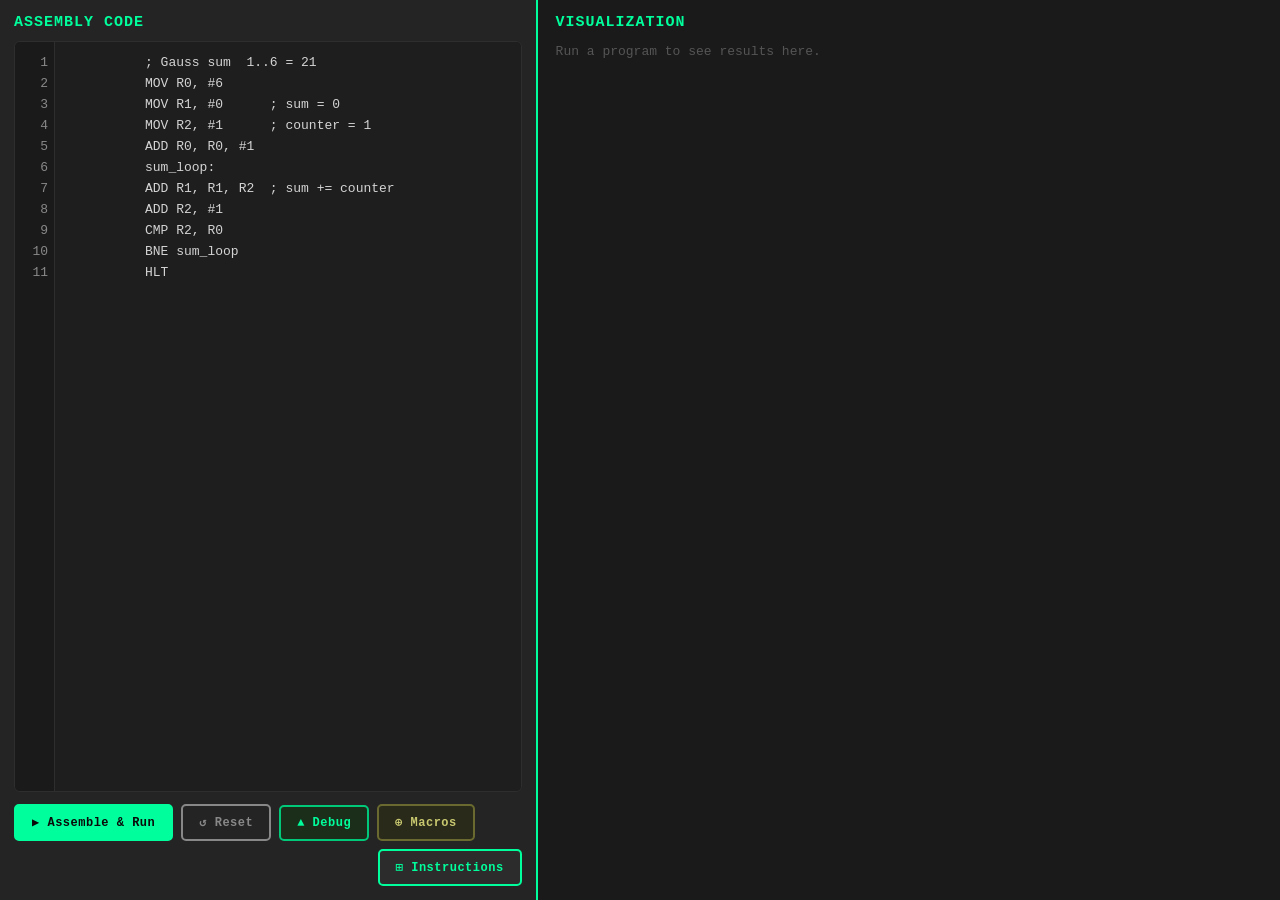
<file: web/index.html>
<!doctype html>
<html lang="en">
  <head>
    <meta charset="UTF-8" />
    <title>ARM Assembly Simulator</title>
    <link rel="stylesheet" href="styles.css" />
  </head>
  <body>
    <div id="editor">
      <h2>Assembly Code</h2>

      <div id="editor-wrapper">
        <div id="line-numbers">1</div>
        <textarea id="codeArea" spellcheck="false">
          ; Gauss sum  1..6 = 21
          MOV R0, #6
          MOV R1, #0      ; sum = 0
          MOV R2, #1      ; counter = 1
          ADD R0, R0, #1
          sum_loop:
          ADD R1, R1, R2  ; sum += counter
          ADD R2, #1
          CMP R2, R0
          BNE sum_loop
          HLT</textarea
        >
      </div>

      <div id="btn-bar">
        <button class="btn-primary" onclick="assembleAndRun()">
          &#9654; Assemble &amp; Run
        </button>
        <button class="btn-secondary" onclick="resetProgram()">
          &#8634; Reset
        </button>
        <button class="btn-debug" onclick="startDebug()">&#9650; Debug</button>
        <button class="btn-macros" onclick="toggleMacros()">
          &#8853; Macros
        </button>
        <button class="btn-docs" onclick="goToDocs()">
          &#8862; Instructions
        </button>
      </div>

      <div id="debug-bar" class="hidden">
        <button class="btn-step" onclick="stepDebug()">Step &#8594;</button>
        <button class="btn-run" onclick="runDebug()">Run &#187;</button>
        <button class="btn-stop" onclick="stopDebug()">&#10005; Stop</button>
        <span id="debug-status"></span>
      </div>
    </div>

    <div id="macros-panel" class="hidden">
      <div id="macros-header">
        <h2>User Macros</h2>
        <span id="macros-hint"
          >Define custom pseudo-instructions. Use parameter names (e.g. Rd, Rn)
          in the body.</span
        >
      </div>

      <div id="macros-table-wrap">
        <table id="macros-table">
          <thead>
            <tr>
              <th>Name</th>
              <th>Parameters <span class="th-hint">(comma-separated)</span></th>
              <th>
                Body <span class="th-hint">(one instruction per line)</span>
              </th>
              <th></th>
            </tr>
          </thead>
          <tbody id="macros-body"></tbody>
        </table>
      </div>

      <button class="btn-macro-add" onclick="addMacroRow()">+ Add Macro</button>
    </div>

    <div id="output">
      <h2>Visualization</h2>
      <div id="results">
        <p style="color: #555; font-size: 13px">
          Run a program to see results here.
        </p>
      </div>
    </div>

    <script src="script.js"></script>
  </body>
</html>
</file>
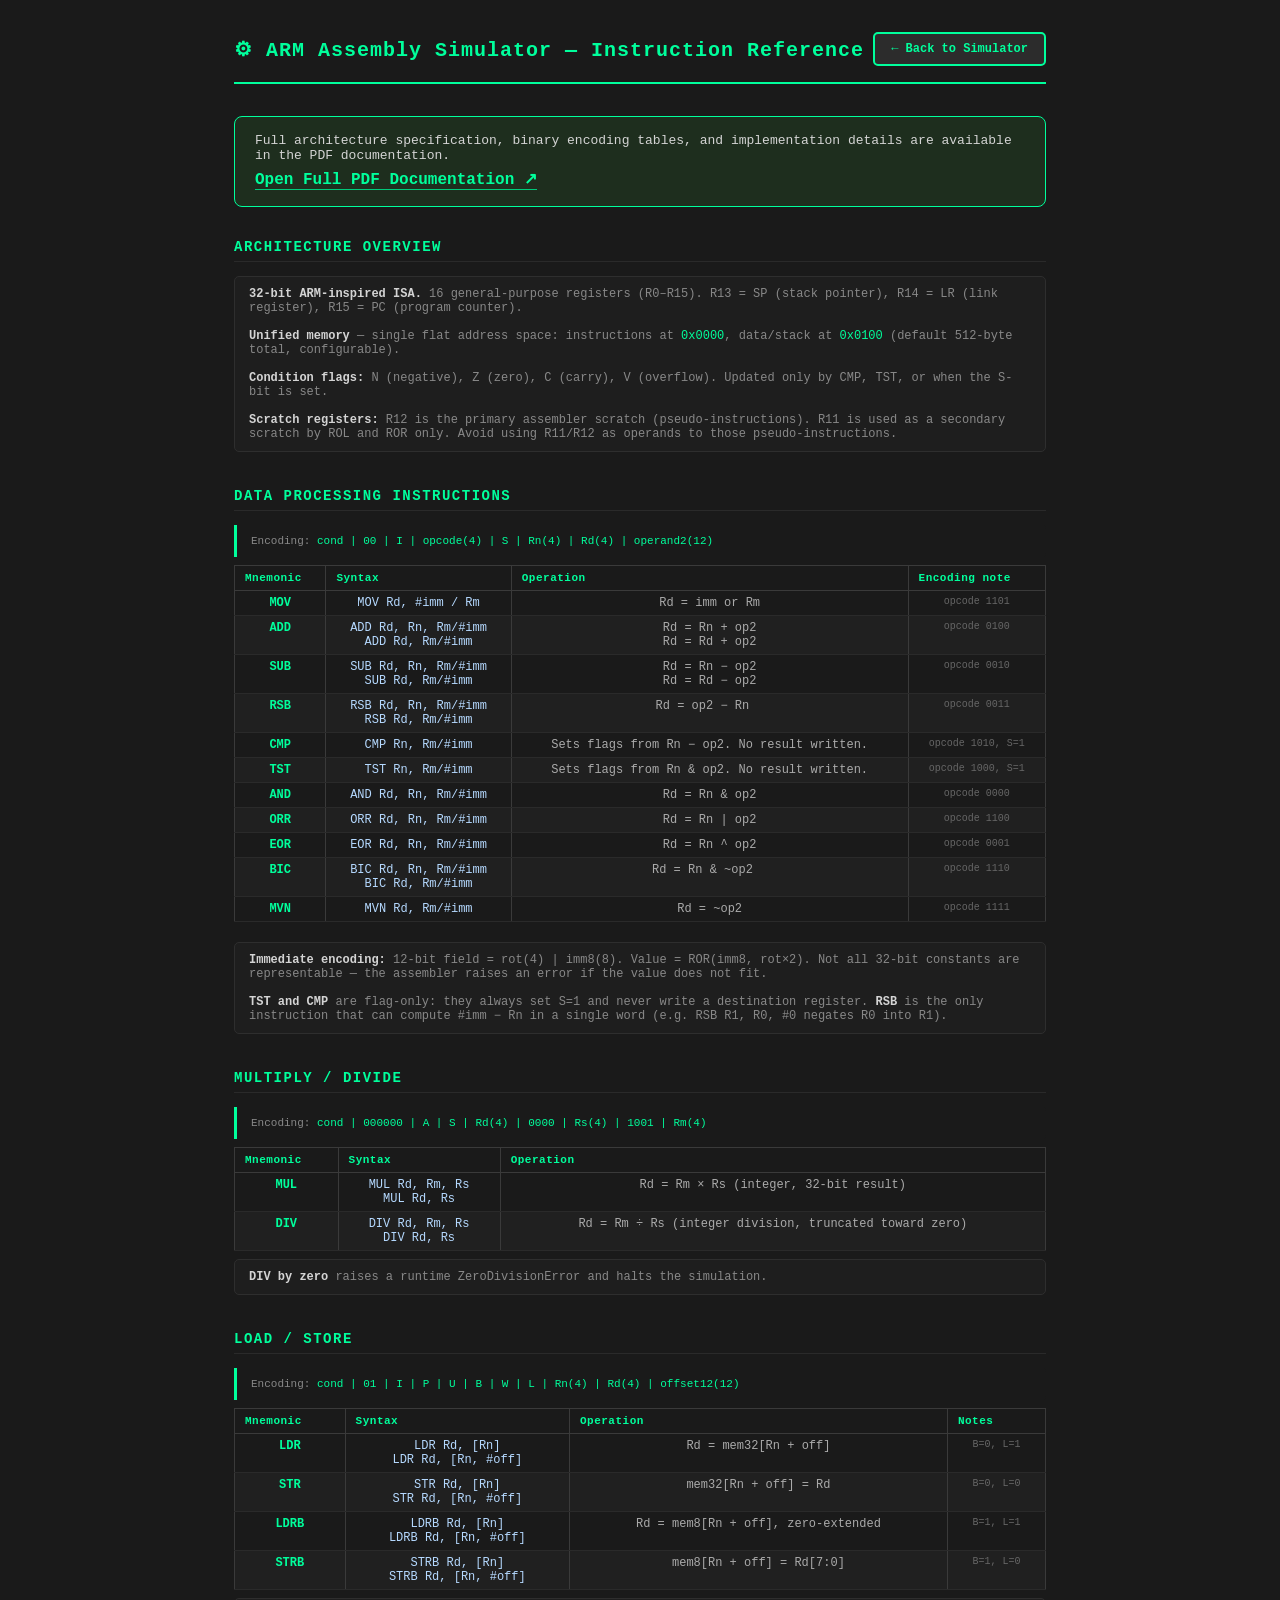
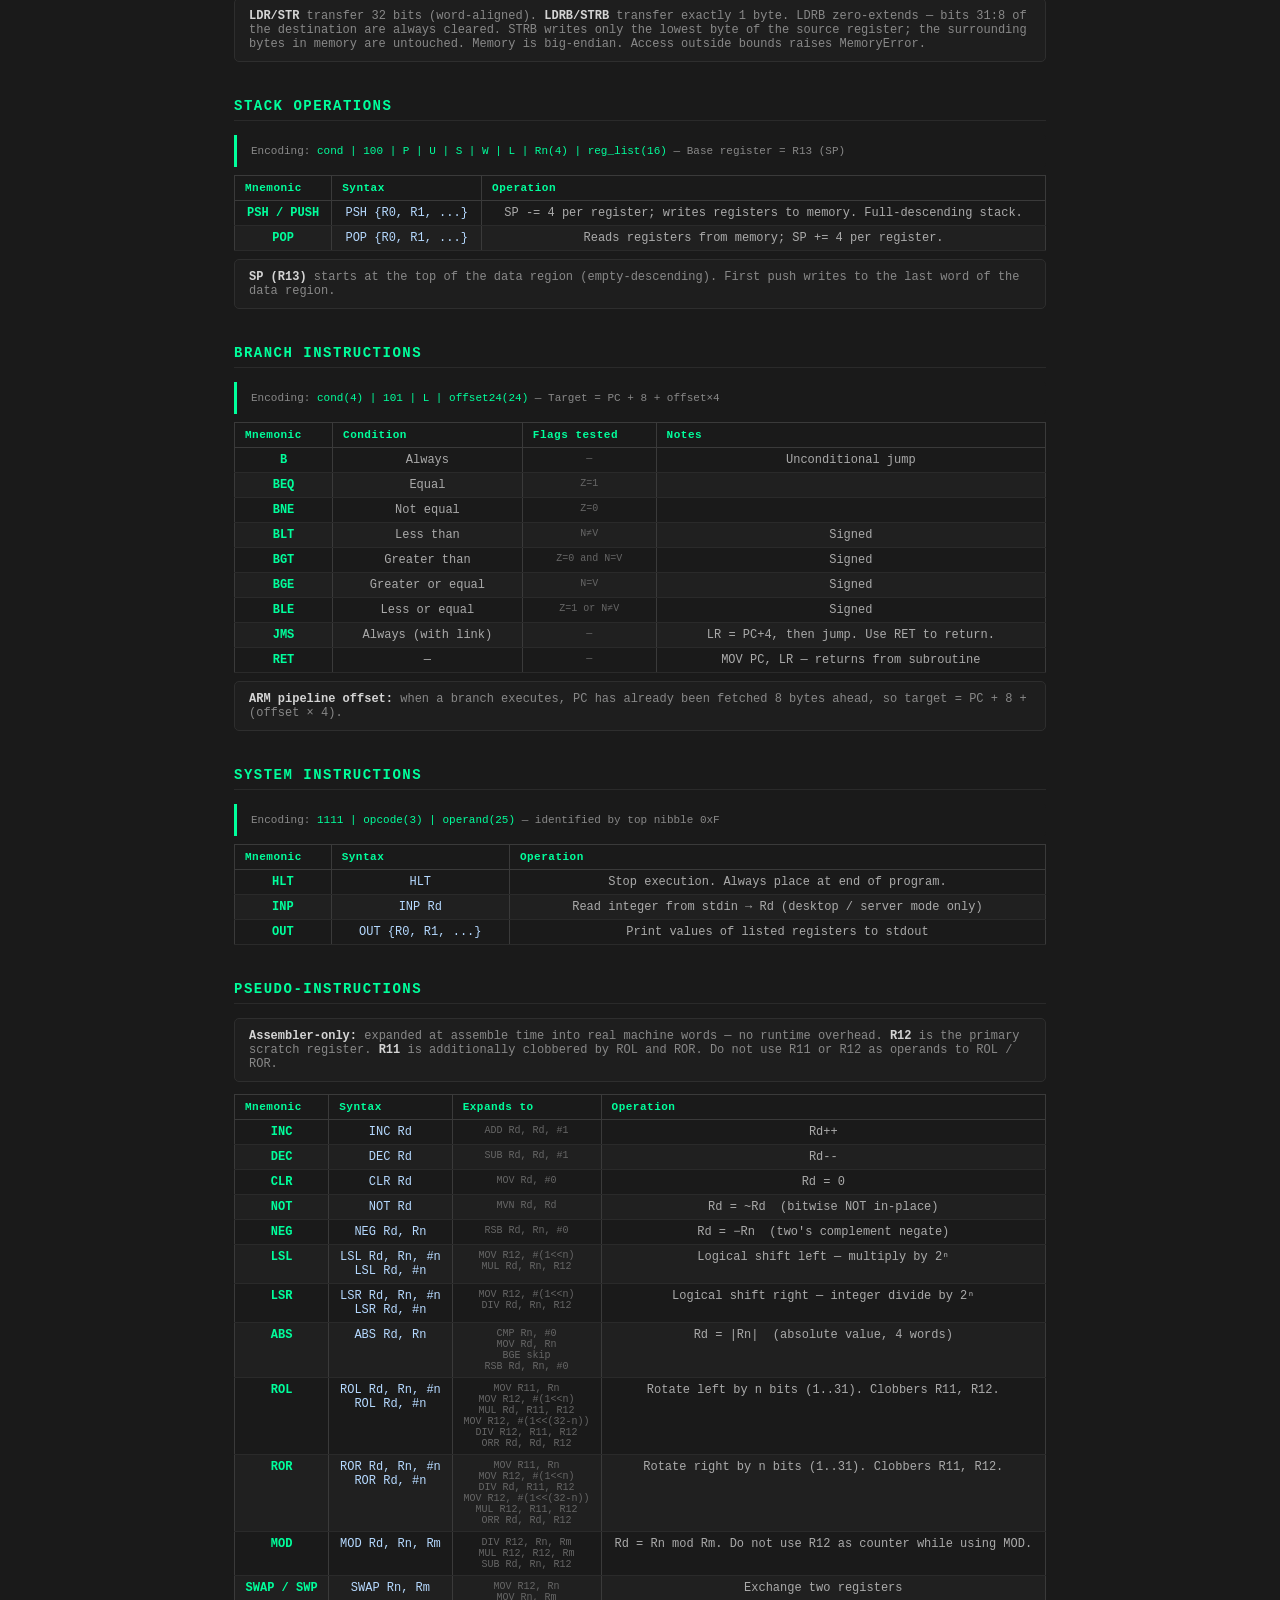
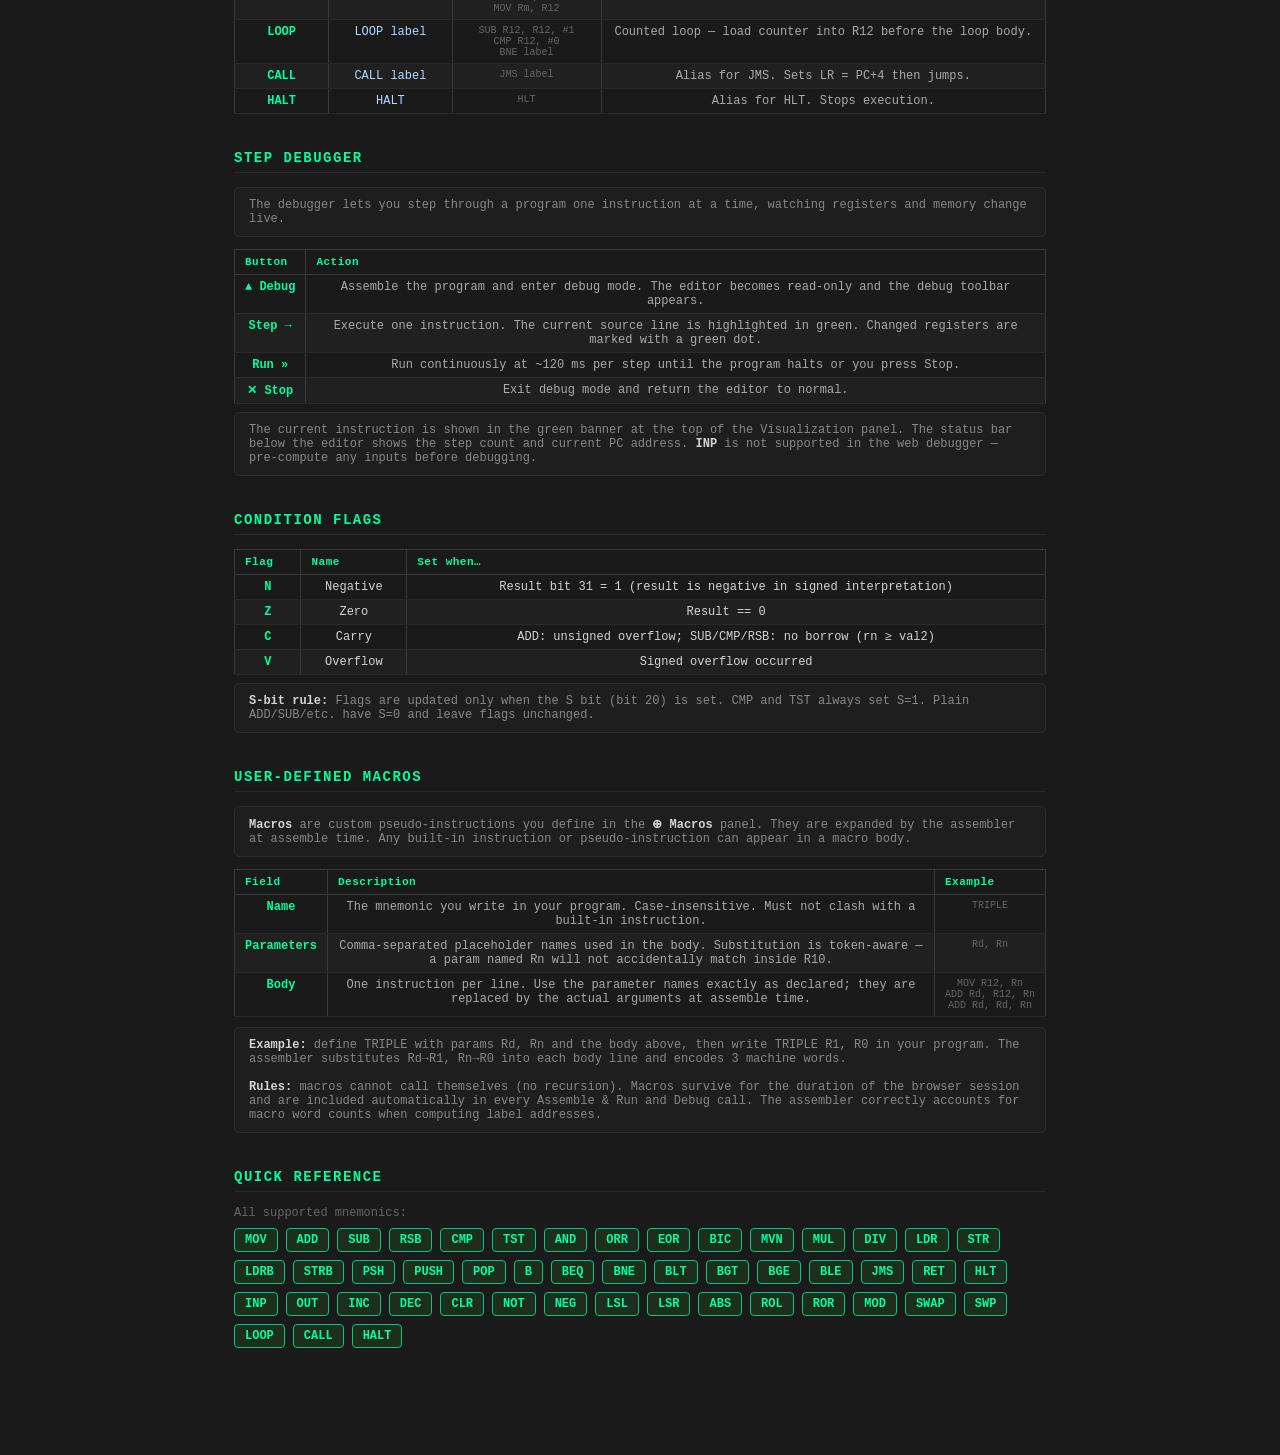
<file: web/docs.html>
<!doctype html>
<html lang="en">
  <head>
    <meta charset="UTF-8" />
    <title>Instruction Reference — ARM Assembly Simulator</title>
    <link rel="stylesheet" href="styles.css" />
    <link rel="stylesheet" href="docs_style.css" />
  </head>
  <body class="docs-page">
    <div class="docs-container">
      <div class="docs-header">
        <h1>⚙ ARM Assembly Simulator — Instruction Reference</h1>
        <a class="back-btn" href="/">← Back to Simulator</a>
      </div>

      <div class="pdf-banner">
        <div>
          <p>
            Full architecture specification, binary encoding tables, and
            implementation details are available in the PDF documentation.
          </p>
          <a href="/Documentation_ARM_Assembly_Simulator.pdf" target="_blank"
            >Open Full PDF Documentation ↗</a
          >
        </div>
      </div>

      <div class="docs-section">
        <h2>Architecture Overview</h2>
        <div class="note">
          <b>32-bit ARM-inspired ISA.</b> 16 general-purpose registers (R0–R15).
          R13 = SP (stack pointer), R14 = LR (link register), R15 = PC (program
          counter).<br /><br />
          <b>Unified memory</b> — single flat address space: instructions at
          <span style="color: var(--green)">0x0000</span>, data/stack at
          <span style="color: var(--green)">0x0100</span> (default 512-byte
          total, configurable).<br /><br />
          <b>Condition flags:</b> N (negative), Z (zero), C (carry), V
          (overflow). Updated only by <code>CMP</code>, <code>TST</code>, or
          when the S-bit is set.<br /><br />
          <b>Scratch registers:</b> <code>R12</code> is the primary assembler
          scratch (pseudo-instructions). <code>R11</code> is used as a secondary
          scratch by <code>ROL</code> and <code>ROR</code> only. Avoid using
          R11/R12 as operands to those pseudo-instructions.
        </div>
      </div>

      <div class="docs-section">
        <h2>Data Processing Instructions</h2>
        <div class="enc-box">
          Encoding:
          <span
            >cond | 00 | I | opcode(4) | S | Rn(4) | Rd(4) | operand2(12)</span
          >
        </div>
        <div class="instr-group">
          <table class="instr-table">
            <thead>
              <tr>
                <th>Mnemonic</th>
                <th>Syntax</th>
                <th>Operation</th>
                <th>Encoding note</th>
              </tr>
            </thead>
            <tbody>
              <tr>
                <td class="mnemonic">MOV</td>
                <td class="syntax">MOV Rd, #imm / Rm</td>
                <td class="desc">Rd = imm or Rm</td>
                <td class="enc">opcode 1101</td>
              </tr>
              <tr>
                <td class="mnemonic">ADD</td>
                <td class="syntax">ADD Rd, Rn, Rm/#imm<br />ADD Rd, Rm/#imm</td>
                <td class="desc">Rd = Rn + op2<br />Rd = Rd + op2</td>
                <td class="enc">opcode 0100</td>
              </tr>
              <tr>
                <td class="mnemonic">SUB</td>
                <td class="syntax">SUB Rd, Rn, Rm/#imm<br />SUB Rd, Rm/#imm</td>
                <td class="desc">Rd = Rn − op2<br />Rd = Rd − op2</td>
                <td class="enc">opcode 0010</td>
              </tr>
              <tr>
                <td class="mnemonic">RSB</td>
                <td class="syntax">RSB Rd, Rn, Rm/#imm<br />RSB Rd, Rm/#imm</td>
                <td class="desc">
                  Rd = op2 − Rn &nbsp;<span style="color: #555"></span>
                </td>
                <td class="enc">opcode 0011</td>
              </tr>
              <tr>
                <td class="mnemonic">CMP</td>
                <td class="syntax">CMP Rn, Rm/#imm</td>
                <td class="desc">
                  Sets flags from Rn − op2. No result written.
                </td>
                <td class="enc">opcode 1010, S=1</td>
              </tr>
              <tr>
                <td class="mnemonic">TST</td>
                <td class="syntax">TST Rn, Rm/#imm</td>
                <td class="desc">
                  Sets flags from Rn &amp; op2. No result written.
                </td>
                <td class="enc">opcode 1000, S=1</td>
              </tr>
              <tr>
                <td class="mnemonic">AND</td>
                <td class="syntax">AND Rd, Rn, Rm/#imm</td>
                <td class="desc">Rd = Rn &amp; op2</td>
                <td class="enc">opcode 0000</td>
              </tr>
              <tr>
                <td class="mnemonic">ORR</td>
                <td class="syntax">ORR Rd, Rn, Rm/#imm</td>
                <td class="desc">Rd = Rn | op2</td>
                <td class="enc">opcode 1100</td>
              </tr>
              <tr>
                <td class="mnemonic">EOR</td>
                <td class="syntax">EOR Rd, Rn, Rm/#imm</td>
                <td class="desc">Rd = Rn ^ op2</td>
                <td class="enc">opcode 0001</td>
              </tr>
              <tr>
                <td class="mnemonic">BIC</td>
                <td class="syntax">BIC Rd, Rn, Rm/#imm<br />BIC Rd, Rm/#imm</td>
                <td class="desc">
                  Rd = Rn &amp; ~op2 &nbsp;<span style="color: #555"></span>
                </td>
                <td class="enc">opcode 1110</td>
              </tr>
              <tr>
                <td class="mnemonic">MVN</td>
                <td class="syntax">MVN Rd, Rm/#imm</td>
                <td class="desc">Rd = ~op2</td>
                <td class="enc">opcode 1111</td>
              </tr>
            </tbody>
          </table>
        </div>
        <div class="note">
          <b>Immediate encoding:</b> 12-bit field =
          <code>rot(4) | imm8(8)</code>. Value = ROR(imm8, rot×2). Not all
          32-bit constants are representable — the assembler raises an error if
          the value does not fit.<br /><br />
          <b>TST and CMP</b> are flag-only: they always set S=1 and never write
          a destination register. <b>RSB</b> is the only instruction that can
          compute <code>#imm − Rn</code> in a single word (e.g.
          <code>RSB R1, R0, #0</code> negates R0 into R1).
        </div>
      </div>

      <div class="docs-section">
        <h2>Multiply / Divide</h2>
        <div class="enc-box">
          Encoding:
          <span
            >cond | 000000 | A | S | Rd(4) | 0000 | Rs(4) | 1001 | Rm(4)</span
          >
        </div>
        <table class="instr-table">
          <thead>
            <tr>
              <th>Mnemonic</th>
              <th>Syntax</th>
              <th>Operation</th>
            </tr>
          </thead>
          <tbody>
            <tr>
              <td class="mnemonic">MUL</td>
              <td class="syntax">MUL Rd, Rm, Rs<br />MUL Rd, Rs</td>
              <td class="desc">Rd = Rm × Rs (integer, 32-bit result)</td>
            </tr>
            <tr>
              <td class="mnemonic">DIV</td>
              <td class="syntax">DIV Rd, Rm, Rs<br />DIV Rd, Rs</td>
              <td class="desc">
                Rd = Rm ÷ Rs (integer division, truncated toward zero)
              </td>
            </tr>
          </tbody>
        </table>
        <div class="note">
          <b>DIV by zero</b> raises a runtime ZeroDivisionError and halts the
          simulation.
        </div>
      </div>

      <div class="docs-section">
        <h2>Load / Store</h2>
        <div class="enc-box">
          Encoding:
          <span
            >cond | 01 | I | P | U | B | W | L | Rn(4) | Rd(4) |
            offset12(12)</span
          >
        </div>
        <table class="instr-table">
          <thead>
            <tr>
              <th>Mnemonic</th>
              <th>Syntax</th>
              <th>Operation</th>
              <th>Notes</th>
            </tr>
          </thead>
          <tbody>
            <tr>
              <td class="mnemonic">LDR</td>
              <td class="syntax">LDR Rd, [Rn]<br />LDR Rd, [Rn, #off]</td>
              <td class="desc">Rd = mem32[Rn + off]</td>
              <td class="enc">B=0, L=1</td>
            </tr>
            <tr>
              <td class="mnemonic">STR</td>
              <td class="syntax">STR Rd, [Rn]<br />STR Rd, [Rn, #off]</td>
              <td class="desc">mem32[Rn + off] = Rd</td>
              <td class="enc">B=0, L=0</td>
            </tr>
            <tr>
              <td class="mnemonic">LDRB</td>
              <td class="syntax">LDRB Rd, [Rn]<br />LDRB Rd, [Rn, #off]</td>
              <td class="desc">Rd = mem8[Rn + off], zero-extended</td>
              <td class="enc">B=1, L=1</td>
            </tr>
            <tr>
              <td class="mnemonic">STRB</td>
              <td class="syntax">STRB Rd, [Rn]<br />STRB Rd, [Rn, #off]</td>
              <td class="desc">mem8[Rn + off] = Rd[7:0]</td>
              <td class="enc">B=1, L=0</td>
            </tr>
          </tbody>
        </table>
        <div class="note">
          <b>LDR/STR</b> transfer 32 bits (word-aligned).
          <b>LDRB/STRB</b> transfer exactly 1 byte. LDRB zero-extends — bits
          31:8 of the destination are always cleared. STRB writes only the
          lowest byte of the source register; the surrounding bytes in memory
          are untouched. Memory is big-endian. Access outside bounds raises
          MemoryError.
        </div>
      </div>

      <div class="docs-section">
        <h2>Stack Operations</h2>
        <div class="enc-box">
          Encoding:
          <span>cond | 100 | P | U | S | W | L | Rn(4) | reg_list(16)</span> —
          Base register = R13 (SP)
        </div>
        <table class="instr-table">
          <thead>
            <tr>
              <th>Mnemonic</th>
              <th>Syntax</th>
              <th>Operation</th>
            </tr>
          </thead>
          <tbody>
            <tr>
              <td class="mnemonic">PSH / PUSH</td>
              <td class="syntax">PSH {R0, R1, ...}</td>
              <td class="desc">
                SP -= 4 per register; writes registers to memory.
                Full-descending stack.
              </td>
            </tr>
            <tr>
              <td class="mnemonic">POP</td>
              <td class="syntax">POP {R0, R1, ...}</td>
              <td class="desc">
                Reads registers from memory; SP += 4 per register.
              </td>
            </tr>
          </tbody>
        </table>
        <div class="note">
          <b>SP (R13)</b> starts at the top of the data region
          (empty-descending). First push writes to the last word of the data
          region.
        </div>
      </div>

      <div class="docs-section">
        <h2>Branch Instructions</h2>
        <div class="enc-box">
          Encoding: <span>cond(4) | 101 | L | offset24(24)</span> — Target = PC
          + 8 + offset×4
        </div>
        <table class="instr-table">
          <thead>
            <tr>
              <th>Mnemonic</th>
              <th>Condition</th>
              <th>Flags tested</th>
              <th>Notes</th>
            </tr>
          </thead>
          <tbody>
            <tr>
              <td class="mnemonic">B</td>
              <td class="desc">Always</td>
              <td class="enc">—</td>
              <td class="desc">Unconditional jump</td>
            </tr>
            <tr>
              <td class="mnemonic">BEQ</td>
              <td class="desc">Equal</td>
              <td class="enc">Z=1</td>
              <td class="desc"></td>
            </tr>
            <tr>
              <td class="mnemonic">BNE</td>
              <td class="desc">Not equal</td>
              <td class="enc">Z=0</td>
              <td class="desc"></td>
            </tr>
            <tr>
              <td class="mnemonic">BLT</td>
              <td class="desc">Less than</td>
              <td class="enc">N≠V</td>
              <td class="desc">Signed</td>
            </tr>
            <tr>
              <td class="mnemonic">BGT</td>
              <td class="desc">Greater than</td>
              <td class="enc">Z=0 and N=V</td>
              <td class="desc">Signed</td>
            </tr>
            <tr>
              <td class="mnemonic">BGE</td>
              <td class="desc">Greater or equal</td>
              <td class="enc">N=V</td>
              <td class="desc">Signed</td>
            </tr>
            <tr>
              <td class="mnemonic">BLE</td>
              <td class="desc">Less or equal</td>
              <td class="enc">Z=1 or N≠V</td>
              <td class="desc">Signed</td>
            </tr>
            <tr>
              <td class="mnemonic">JMS</td>
              <td class="desc">Always (with link)</td>
              <td class="enc">—</td>
              <td class="desc">LR = PC+4, then jump. Use RET to return.</td>
            </tr>
            <tr>
              <td class="mnemonic">RET</td>
              <td class="desc">—</td>
              <td class="enc">—</td>
              <td class="desc">MOV PC, LR — returns from subroutine</td>
            </tr>
          </tbody>
        </table>
        <div class="note">
          <b>ARM pipeline offset:</b> when a branch executes, PC has already
          been fetched 8 bytes ahead, so target = PC + 8 + (offset × 4).
        </div>
      </div>

      <div class="docs-section">
        <h2>System Instructions</h2>
        <div class="enc-box">
          Encoding: <span>1111 | opcode(3) | operand(25)</span> — identified by
          top nibble 0xF
        </div>
        <table class="instr-table">
          <thead>
            <tr>
              <th>Mnemonic</th>
              <th>Syntax</th>
              <th>Operation</th>
            </tr>
          </thead>
          <tbody>
            <tr>
              <td class="mnemonic">HLT</td>
              <td class="syntax">HLT</td>
              <td class="desc">
                Stop execution. Always place at end of program.
              </td>
            </tr>
            <tr>
              <td class="mnemonic">INP</td>
              <td class="syntax">INP Rd</td>
              <td class="desc">
                Read integer from stdin → Rd (desktop / server mode only)
              </td>
            </tr>
            <tr>
              <td class="mnemonic">OUT</td>
              <td class="syntax">OUT {R0, R1, ...}</td>
              <td class="desc">Print values of listed registers to stdout</td>
            </tr>
          </tbody>
        </table>
      </div>

      <div class="docs-section">
        <h2>Pseudo-Instructions</h2>
        <div class="note" style="margin-bottom: 12px">
          <b>Assembler-only:</b> expanded at assemble time into real machine
          words — no runtime overhead. <b>R12</b> is the primary scratch
          register. <b>R11</b> is additionally clobbered by ROL and ROR. Do not
          use R11 or R12 as operands to ROL / ROR.
        </div>
        <table class="instr-table">
          <thead>
            <tr>
              <th>Mnemonic</th>
              <th>Syntax</th>
              <th>Expands to</th>
              <th>Operation</th>
            </tr>
          </thead>
          <tbody>
            <tr>
              <td class="mnemonic">INC</td>
              <td class="syntax">INC Rd</td>
              <td class="enc">ADD Rd, Rd, #1</td>
              <td class="desc">Rd++</td>
            </tr>
            <tr>
              <td class="mnemonic">DEC</td>
              <td class="syntax">DEC Rd</td>
              <td class="enc">SUB Rd, Rd, #1</td>
              <td class="desc">Rd--</td>
            </tr>
            <tr>
              <td class="mnemonic">CLR</td>
              <td class="syntax">CLR Rd</td>
              <td class="enc">MOV Rd, #0</td>
              <td class="desc">Rd = 0</td>
            </tr>
            <tr>
              <td class="mnemonic">NOT</td>
              <td class="syntax">NOT Rd</td>
              <td class="enc">MVN Rd, Rd</td>
              <td class="desc">Rd = ~Rd &nbsp;(bitwise NOT in-place)</td>
            </tr>
            <tr>
              <td class="mnemonic">NEG</td>
              <td class="syntax">NEG Rd, Rn</td>
              <td class="enc">RSB Rd, Rn, #0</td>
              <td class="desc">Rd = −Rn &nbsp;(two's complement negate)</td>
            </tr>
            <tr>
              <td class="mnemonic">LSL</td>
              <td class="syntax">LSL Rd, Rn, #n<br />LSL Rd, #n</td>
              <td class="enc">MOV R12, #(1&lt;&lt;n)<br />MUL Rd, Rn, R12</td>
              <td class="desc">Logical shift left — multiply by 2ⁿ</td>
            </tr>
            <tr>
              <td class="mnemonic">LSR</td>
              <td class="syntax">LSR Rd, Rn, #n<br />LSR Rd, #n</td>
              <td class="enc">MOV R12, #(1&lt;&lt;n)<br />DIV Rd, Rn, R12</td>
              <td class="desc">Logical shift right — integer divide by 2ⁿ</td>
            </tr>
            <tr>
              <td class="mnemonic">ABS</td>
              <td class="syntax">ABS Rd, Rn</td>
              <td class="enc">
                CMP Rn, #0<br />MOV Rd, Rn<br />BGE skip<br />RSB Rd, Rn, #0
              </td>
              <td class="desc">Rd = |Rn| &nbsp;(absolute value, 4 words)</td>
            </tr>
            <tr>
              <td class="mnemonic">ROL</td>
              <td class="syntax">ROL Rd, Rn, #n<br />ROL Rd, #n</td>
              <td class="enc">
                MOV R11, Rn <br />
                MOV R12, #(1&lt;&lt;n)<br />
                MUL Rd, R11, R12<br />
                MOV R12, #(1&lt;&lt;(32-n)) <br />
                DIV R12, R11, R12 <br />
                ORR Rd, Rd, R12
              </td>
              <td class="desc">
                Rotate left by n bits (1..31). Clobbers R11, R12.
              </td>
            </tr>
            <tr>
              <td class="mnemonic">ROR</td>
              <td class="syntax">ROR Rd, Rn, #n<br />ROR Rd, #n</td>
              <td class="enc">
                MOV R11, Rn <br />MOV R12, #(1&lt;&lt;n) <br />DIV Rd, R11, R12
                <br />MOV R12, #(1&lt;&lt;(32-n))<br />
                MUL R12, R11, R12 <br />ORR Rd, Rd, R12
              </td>
              <td class="desc">
                Rotate right by n bits (1..31). Clobbers R11, R12.
              </td>
            </tr>
            <tr>
              <td class="mnemonic">MOD</td>
              <td class="syntax">MOD Rd, Rn, Rm</td>
              <td class="enc">
                DIV R12, Rn, Rm<br />MUL R12, R12, Rm<br />SUB Rd, Rn, R12
              </td>
              <td class="desc">
                Rd = Rn mod Rm. Do not use R12 as counter while using MOD.
              </td>
            </tr>
            <tr>
              <td class="mnemonic">SWAP / SWP</td>
              <td class="syntax">SWAP Rn, Rm</td>
              <td class="enc">MOV R12, Rn<br />MOV Rn, Rm<br />MOV Rm, R12</td>
              <td class="desc">Exchange two registers</td>
            </tr>
            <tr>
              <td class="mnemonic">LOOP</td>
              <td class="syntax">LOOP label</td>
              <td class="enc">
                SUB R12, R12, #1<br />CMP R12, #0<br />BNE label
              </td>
              <td class="desc">
                Counted loop — load counter into R12 before the loop body.
              </td>
            </tr>
            <tr>
              <td class="mnemonic">CALL</td>
              <td class="syntax">CALL label</td>
              <td class="enc">JMS label</td>
              <td class="desc">Alias for JMS. Sets LR = PC+4 then jumps.</td>
            </tr>
            <tr>
              <td class="mnemonic">HALT</td>
              <td class="syntax">HALT</td>
              <td class="enc">HLT</td>
              <td class="desc">Alias for HLT. Stops execution.</td>
            </tr>
          </tbody>
        </table>
      </div>

      <!-- ── Debugger ── -->
      <div class="docs-section">
        <h2>Step Debugger</h2>
        <div class="note" style="margin-bottom: 12px">
          The debugger lets you step through a program one instruction at a
          time, watching registers and memory change live.
        </div>
        <table class="instr-table">
          <thead>
            <tr>
              <th>Button</th>
              <th>Action</th>
            </tr>
          </thead>
          <tbody>
            <tr>
              <td class="mnemonic">▲ Debug</td>
              <td class="desc">
                Assemble the program and enter debug mode. The editor becomes
                read-only and the debug toolbar appears.
              </td>
            </tr>
            <tr>
              <td class="mnemonic">Step →</td>
              <td class="desc">
                Execute one instruction. The current source line is highlighted
                in green. Changed registers are marked with a green dot.
              </td>
            </tr>
            <tr>
              <td class="mnemonic">Run »</td>
              <td class="desc">
                Run continuously at ~120 ms per step until the program halts or
                you press Stop.
              </td>
            </tr>
            <tr>
              <td class="mnemonic">✕ Stop</td>
              <td class="desc">
                Exit debug mode and return the editor to normal.
              </td>
            </tr>
          </tbody>
        </table>
        <div class="note">
          The current instruction is shown in the green banner at the top of the
          Visualization panel. The status bar below the editor shows the step
          count and current PC address.
          <b>INP</b> is not supported in the web debugger — pre-compute any
          inputs before debugging.
        </div>
      </div>

      <div class="docs-section">
        <h2>Condition Flags</h2>
        <table class="flag-table">
          <thead>
            <tr>
              <th>Flag</th>
              <th>Name</th>
              <th>Set when…</th>
            </tr>
          </thead>
          <tbody>
            <tr>
              <td class="flag-name">N</td>
              <td>Negative</td>
              <td>
                Result bit 31 = 1 (result is negative in signed interpretation)
              </td>
            </tr>
            <tr>
              <td class="flag-name">Z</td>
              <td>Zero</td>
              <td>Result == 0</td>
            </tr>
            <tr>
              <td class="flag-name">C</td>
              <td>Carry</td>
              <td>
                ADD: unsigned overflow; SUB/CMP/RSB: no borrow (rn ≥ val2)
              </td>
            </tr>
            <tr>
              <td class="flag-name">V</td>
              <td>Overflow</td>
              <td>Signed overflow occurred</td>
            </tr>
          </tbody>
        </table>
        <div class="note">
          <b>S-bit rule:</b> Flags are updated only when the S bit (bit 20) is
          set. CMP and TST always set S=1. Plain ADD/SUB/etc. have S=0 and leave
          flags unchanged.
        </div>
      </div>

      <div class="docs-section">
        <h2>User-Defined Macros</h2>
        <div class="note" style="margin-bottom: 12px">
          <b>Macros</b> are custom pseudo-instructions you define in the
          <b>&#8853; Macros</b> panel. They are expanded by the assembler at
          assemble time. Any built-in instruction or pseudo-instruction can
          appear in a macro body.
        </div>
        <table class="instr-table">
          <thead>
            <tr>
              <th>Field</th>
              <th>Description</th>
              <th>Example</th>
            </tr>
          </thead>
          <tbody>
            <tr>
              <td class="mnemonic">Name</td>
              <td class="desc">
                The mnemonic you write in your program. Case-insensitive. Must
                not clash with a built-in instruction.
              </td>
              <td class="enc">TRIPLE</td>
            </tr>
            <tr>
              <td class="mnemonic">Parameters</td>
              <td class="desc">
                Comma-separated placeholder names used in the body. Substitution
                is token-aware — a param named <code>Rn</code> will not
                accidentally match inside <code>R10</code>.
              </td>
              <td class="enc">Rd, Rn</td>
            </tr>
            <tr>
              <td class="mnemonic">Body</td>
              <td class="desc">
                One instruction per line. Use the parameter names exactly as
                declared; they are replaced by the actual arguments at assemble
                time.
              </td>
              <td class="enc">
                MOV R12, Rn<br />ADD Rd, R12, Rn<br />ADD Rd, Rd, Rn
              </td>
            </tr>
          </tbody>
        </table>
        <div class="note" style="margin-top: 10px">
          <b>Example:</b> define <code>TRIPLE</code> with params
          <code>Rd, Rn</code> and the body above, then write
          <code>TRIPLE R1, R0</code> in your program. The assembler substitutes
          Rd&#8594;R1, Rn&#8594;R0 into each body line and encodes 3 machine
          words.<br /><br />
          <b>Rules:</b> macros cannot call themselves (no recursion). Macros
          survive for the duration of the browser session and are included
          automatically in every Assemble &amp; Run and Debug call. The
          assembler correctly accounts for macro word counts when computing
          label addresses.
        </div>
      </div>

      <div class="docs-section">
        <h2>Quick Reference</h2>
        <p style="color: #666; font-size: 12px; margin: 0 0 6px">
          All supported mnemonics:
        </p>
        <div class="pill-row">
          <span class="pill">MOV</span><span class="pill">ADD</span
          ><span class="pill">SUB</span> <span class="pill">RSB</span
          ><span class="pill">CMP</span><span class="pill">TST</span>
          <span class="pill">AND</span><span class="pill">ORR</span
          ><span class="pill">EOR</span> <span class="pill">BIC</span
          ><span class="pill">MVN</span><span class="pill">MUL</span>
          <span class="pill">DIV</span><span class="pill">LDR</span
          ><span class="pill">STR</span> <span class="pill">LDRB</span
          ><span class="pill">STRB</span><span class="pill">PSH</span>
          <span class="pill">PUSH</span><span class="pill">POP</span
          ><span class="pill">B</span> <span class="pill">BEQ</span
          ><span class="pill">BNE</span><span class="pill">BLT</span>
          <span class="pill">BGT</span><span class="pill">BGE</span
          ><span class="pill">BLE</span> <span class="pill">JMS</span
          ><span class="pill">RET</span><span class="pill">HLT</span>
          <span class="pill">INP</span><span class="pill">OUT</span
          ><span class="pill">INC</span> <span class="pill">DEC</span
          ><span class="pill">CLR</span><span class="pill">NOT</span>
          <span class="pill">NEG</span><span class="pill">LSL</span
          ><span class="pill">LSR</span> <span class="pill">ABS</span
          ><span class="pill">ROL</span><span class="pill">ROR</span>
          <span class="pill">MOD</span><span class="pill">SWAP</span
          ><span class="pill">SWP</span> <span class="pill">LOOP</span
          ><span class="pill">CALL</span><span class="pill">HALT</span>
        </div>
      </div>
    </div>
  </body>
</html>
</file>
<file: web/styles.css>
*, *::before, *::after { box-sizing: border-box; }

:root {
  --green:      #00ff9c;
  --green-dim:  #00c97a;
  --bg-dark:    #1a1a1a;
  --bg-panel:   #242424;
  --bg-editor:  #1e1e1e;
  --border:     #2e2e2e;
  --text:       #d4d4d4;
  --text-dim:   #888;
  --cell-used-instr: #c8f0d8;
  --cell-used-data:  #c8f0d8;
  --cell-empty:      #2a2a2a;
  --cell-border:     #3a3a3a;
  --error-bg:   #2d1414;
  --error-fg:   #ff6b6b;
}

body {
  background: var(--bg-dark);
  color: var(--text);
  font-family: Consolas, "Courier New", monospace;
  margin: 0;
  display: flex;
  height: 100vh;
  overflow: hidden;
}

#editor {
  width: 42%;
  min-width: 320px;
  height: 100%;
  background: var(--bg-panel);
  display: flex;
  flex-direction: column;
  padding: 14px;
  border-right: 2px solid var(--green);
}

#editor h2 {
  margin: 0 0 10px;
  color: var(--green);
  font-size: 15px;
  letter-spacing: 1px;
  text-transform: uppercase;
}

/* ── Editor with line numbers ───────────────────────────────────────── */
#editor-wrapper {
  flex: 1;
  display: flex;
  position: relative;
  border: 1px solid var(--border);
  border-radius: 6px;
  overflow: hidden;
  background: var(--bg-editor);
  margin-bottom: 12px;
}

#line-numbers {
  width: 40px;
  min-width: 40px;
  background: #1a1a1a;
  color: var(--text-dim);
  font-size: 13px;
  line-height: 21px;
  padding: 10px 6px 10px 0;
  text-align: right;
  user-select: none;
  overflow: hidden;
  border-right: 1px solid var(--border);
  z-index: 1;
}

#codeArea {
  flex: 1;
  background: var(--bg-editor);
  color: var(--text);
  border: none;
  font-family: Consolas, "Courier New", monospace;
  font-size: 13px;
  line-height: 21px;
  padding: 10px 10px 10px 12px;
  resize: none;
  outline: none;
  tab-size: 4;
  overflow-y: auto;
  white-space: pre;
  overflow-x: auto;
  position: relative;
  z-index: 1;
}

#codeArea:focus { box-shadow: inset 0 0 0 1px var(--green); }
#codeArea[readonly] { opacity: 0.85; cursor: default; }

.line-highlight {
  position: absolute;
  left: 40px;
  right: 0;
  background: rgba(0, 255, 156, 0.10);
  border-left: 3px solid var(--green);
  pointer-events: none;
  z-index: 2;
}

#btn-bar, #debug-bar {
  display: flex;
  gap: 8px;
  flex-wrap: wrap;
  align-items: center;
}

.hidden { display: none !important; }

button {
  padding: 9px 16px;
  font-family: inherit;
  font-size: 12px;
  font-weight: bold;
  letter-spacing: 0.5px;
  border-radius: 5px;
  cursor: pointer;
  transition: background 0.18s, color 0.18s;
}

.btn-primary {
  background: var(--green);
  color: #0a0a0a;
  border: 2px solid var(--green);
}
.btn-primary:hover { background: transparent; color: var(--green); }

.btn-secondary {
  background: transparent;
  color: var(--text-dim);
  border: 2px solid var(--text-dim);
}
.btn-secondary:hover { color: var(--green); border-color: var(--green); }

.btn-debug {
  background: #1a2e1a;
  color: var(--green);
  border: 2px solid var(--green-dim);
}
.btn-debug:hover { background: var(--green); color: #0a0a0a; }

/* ── NEW: Macros toggle button ───────────────────────────────────────── */
.btn-macros {
  background: #2a2a1a;
  color: #c8c870;
  border: 2px solid #6a6a30;
}
.btn-macros:hover { background: #c8c870; color: #0a0a0a; }
/* ── END NEW ─────────────────────────────────────────────────────────── */

.btn-docs {
  background: #2c2c2c;
  color: var(--green);
  border: 2px solid var(--green);
  margin-left: auto;
}
.btn-docs:hover { background: var(--green); color: #0a0a0a; }

#debug-bar {
  margin-top: 8px;
  padding: 8px 10px;
  background: #1a2e1a;
  border: 1px solid var(--green-dim);
  border-radius: 6px;
}

.btn-step {
  background: var(--green);
  color: #0a0a0a;
  border: 2px solid var(--green);
  padding: 7px 14px;
}
.btn-step:hover { background: transparent; color: var(--green); }
.btn-step:disabled { opacity: 0.4; cursor: not-allowed; }

.btn-run {
  background: transparent;
  color: var(--green);
  border: 2px solid var(--green-dim);
  padding: 7px 14px;
}
.btn-run:hover { background: #1f3e1f; }
.btn-run:disabled { opacity: 0.4; cursor: not-allowed; }

.btn-stop {
  background: transparent;
  color: #ff6b6b;
  border: 2px solid #5a2020;
  padding: 7px 14px;
}
.btn-stop:hover { background: #2d1414; }

#debug-status {
  font-size: 11px;
  color: var(--text-dim);
  margin-left: 6px;
}

.current-instr {
  background: #1a2e1a;
  border: 1px solid var(--green-dim);
  border-radius: 5px;
  padding: 8px 12px;
  font-size: 13px;
  color: var(--green);
  margin-bottom: 14px;
  letter-spacing: 0.5px;
}

.changed-dot {
  display: inline-block;
  width: 6px;
  height: 6px;
  background: var(--green);
  border-radius: 50%;
  margin-right: 5px;
  vertical-align: middle;
}

#macros-panel {
  width: 340px;
  min-width: 280px;
  height: 100%;
  background: #1e1e16;
  border-right: 2px solid #6a6a30;
  display: flex;
  flex-direction: column;
  padding: 14px;
  overflow-y: auto;
  flex-shrink: 0;
}

#macros-header h2 {
  margin: 0 0 4px;
  color: #c8c870;
  font-size: 15px;
  letter-spacing: 1px;
  text-transform: uppercase;
}

#macros-hint {
  display: block;
  font-size: 10px;
  color: var(--text-dim);
  margin-bottom: 12px;
  line-height: 1.5;
}

#macros-table-wrap {
  overflow-x: auto;
  margin-bottom: 10px;
}

#macros-table {
  width: 100%;
  border-collapse: collapse;
  font-size: 11px;
}

#macros-table th {
  background: #2a2a1a;
  color: #c8c870;
  padding: 5px 8px;
  text-align: left;
  font-size: 10px;
  letter-spacing: 0.5px;
  white-space: nowrap;
}

#macros-table th .th-hint {
  color: #555;
  font-weight: normal;
}

#macros-table td {
  padding: 4px 4px;
  border-bottom: 1px solid #2a2a18;
  vertical-align: top;
}

.macro-name,
.macro-params {
  background: #141410;
  color: #c8c870;
  border: 1px solid #3a3a20;
  border-radius: 3px;
  padding: 4px 6px;
  font-family: Consolas, monospace;
  font-size: 11px;
  width: 100%;
  outline: none;
}
.macro-name:focus,
.macro-params:focus { border-color: #c8c870; }

.macro-body {
  background: #141410;
  color: var(--text);
  border: 1px solid #3a3a20;
  border-radius: 3px;
  padding: 4px 6px;
  font-family: Consolas, monospace;
  font-size: 11px;
  width: 100%;
  resize: vertical;
  outline: none;
  line-height: 1.5;
}
.macro-body:focus { border-color: #c8c870; }

.btn-macro-del {
  background: transparent;
  color: #ff6b6b;
  border: 1px solid #5a2020;
  border-radius: 3px;
  padding: 4px 7px;
  font-size: 10px;
  cursor: pointer;
  width: 100%;
}
.btn-macro-del:hover { background: #2d1414; }

.btn-macro-add {
  background: #2a2a1a;
  color: #c8c870;
  border: 1px solid #6a6a30;
  border-radius: 4px;
  padding: 7px 12px;
  font-size: 11px;
  font-family: inherit;
  font-weight: bold;
  cursor: pointer;
  width: 100%;
  margin-bottom: 12px;
}
.btn-macro-add:hover { background: #c8c870; color: #0a0a0a; }

.macros-note {
  font-size: 10px;
  color: #555;
  line-height: 1.6;
  border-top: 1px solid #2a2a18;
  padding-top: 10px;
  margin-top: auto;
}

.macros-note code {
  color: #8a8a50;
  background: #141410;
  padding: 1px 4px;
  border-radius: 2px;
  font-size: 10px;
}

#output {
  flex: 1;
  height: 100%;
  overflow-y: auto;
  background: var(--bg-dark);
  padding: 14px 18px;
}

#output h2 {
  margin: 0 0 12px;
  color: var(--green);
  font-size: 15px;
  letter-spacing: 1px;
  text-transform: uppercase;
}

.section { margin-bottom: 18px; }

.section h3 {
  color: var(--green);
  font-size: 12px;
  letter-spacing: 1px;
  text-transform: uppercase;
  margin: 0 0 8px;
  border-bottom: 1px solid var(--border);
  padding-bottom: 4px;
}

table { border-collapse: collapse; width: 100%; font-size: 12px; }

td, th {
  border: 1px solid var(--cell-border);
  padding: 4px 8px;
  text-align: center;
}

th {
  background: #1e1e1e;
  color: var(--green);
  font-size: 11px;
  letter-spacing: 0.5px;
}

tr:nth-child(even) td { background: #202020; }

.mem-grid-wrap { overflow-x: auto; margin-top: 4px; }

.mem-grid {
  border-collapse: collapse;
  font-size: 11px;
  font-family: Consolas, monospace;
  white-space: nowrap;
}

.mem-grid th {
  background: #1a1a1a;
  color: var(--text-dim);
  font-size: 10px;
  padding: 2px 6px;
  font-weight: normal;
}

.mem-grid td {
  width: 80px;
  padding: 2px 4px;
  text-align: center;
  border: 1px solid var(--cell-border);
}

.mem-grid td.addr-label {
  width: 46px;
  color: var(--text-dim);
  font-size: 10px;
  border: none;
  text-align: right;
  padding-right: 6px;
}

.cell-used-instr { background: var(--cell-used-instr); color: #0a3a20; }
.cell-used-data  { background: var(--cell-used-data); }
.cell-empty      { background: var(--cell-empty); color: var(--text-dim); }

.error-box {
  background: var(--error-bg);
  color: var(--error-fg);
  border: 1px solid #5a2020;
  padding: 12px;
  border-radius: 6px;
  font-size: 13px;
  line-height: 1.5;
}

::-webkit-scrollbar { width: 6px; height: 6px; }
::-webkit-scrollbar-track { background: var(--bg-dark); }
::-webkit-scrollbar-thumb { background: #3a3a3a; border-radius: 3px; }
::-webkit-scrollbar-thumb:hover { background: var(--green-dim); }

body.docs-page {
  display: block;
  overflow: auto;
  height: auto;
  background: var(--bg-dark);
}
</file>
<file: web/docs_style.css>
body.docs-page {
  font-family: Consolas,"Courier New",monospace;
}

.docs-container {
  max-width: 860px;
  margin: 0 auto;
  padding: 32px 24px 64px;
}

.docs-header {
  display: flex;
  align-items: center;
  justify-content: space-between;
  margin-bottom: 32px;
  border-bottom: 2px solid var(--green);
  padding-bottom: 16px;
}

.docs-header h1 {
  color: var(--green);
  margin: 0;
  font-size: 20px;
  letter-spacing: 1px;
}

.back-btn {
  padding: 8px 16px;
  background: #2c2c2c;
  color: var(--green);
  border: 2px solid var(--green);
  border-radius: 5px;
  cursor: pointer;
  font-size: 12px;
  font-weight: bold;
  text-decoration: none;
  transition: background 0.18s,color 0.18s;
}

.pdf-banner {
  background: #1e2e1e;
  border: 1px solid var(--green);
  border-radius: 8px;
  padding: 16px 20px;
  margin-bottom: 32px;
  display: flex;
  align-items: center;
  gap: 16px;
}

.pdf-banner span {
  font-size: 28px;
}

.pdf-banner p {
  margin: 0;
  font-size: 13px;
  color: var(--text);
}

.pdf-banner a {
  display: inline-block;
  margin-top: 6px;
  color: var(--green);
  font-weight: bold;
  text-decoration: none;
  border-bottom: 1px solid var(--green-dim);
}

.pdf-banner a:hover {
  color: #fff;
}

.docs-section {
  margin-bottom: 36px;
}

.docs-section h2 {
  color: var(--green);
  font-size: 14px;
  letter-spacing: 1.5px;
  text-transform: uppercase;
  margin: 0 0 14px;
  padding-bottom: 6px;
  border-bottom: 1px solid #2a2a2a;
}

.instr-group {
  margin-bottom: 20px;
}

.instr-group h3 {
  color: #aaa;
  font-size: 12px;
  text-transform: uppercase;
  letter-spacing: 1px;
  margin: 0 0 8px;
}

.instr-table {
  width: 100%;
  border-collapse: collapse;
  font-size: 12px;
}

.instr-table th {
  background: #1a1a1a;
  color: var(--green);
  padding: 6px 10px;
  text-align: left;
  font-size: 11px;
  letter-spacing: 0.5px;
}

.instr-table td {
  padding: 5px 10px;
  border-bottom: 1px solid #2a2a2a;
  vertical-align: top;
}

.mnemonic {
  color: var(--green);
  font-weight: bold;
  white-space: nowrap;
}

.syntax {
  color: #b5d9ff;
  white-space: nowrap;
}

.desc {
  color: #aaa;
}

.enc {
  color: #666;
  font-size: 10px;
  white-space: nowrap;
}

.flag-table {
  width: 100%;
  border-collapse: collapse;
  font-size: 12px;
}

.flag-table th {
  background: #1a1a1a;
  color: var(--green);
  padding: 6px 10px;
  text-align: left;
}

.flag-table td {
  padding: 5px 10px;
  border-bottom: 1px solid #2a2a2a;
}

.flag-name {
  color: var(--green);
  font-weight: bold;
}

.enc-box {
  background: #1a1a1a;
  border-left: 3px solid var(--green);
  padding: 10px 14px;
  margin: 8px 0;
  font-size: 11px;
  color: #888;
  border-radius: 0 4px 4px 0;
}

.enc-box span {
  color: var(--green);
}

.note {
  background: #1e1e1e;
  border: 1px solid #2e2e2e;
  border-radius: 5px;
  padding: 10px 14px;
  font-size: 12px;
  color: #888;
  margin-top: 8px;
}

.note b {
  color: var(--text);
}

.pill-row {
  display: flex;
  flex-wrap: wrap;
  gap: 8px;
  margin-top: 8px;
}

.pill {
  background: #1e2e1e;
  border: 1px solid var(--green-dim);
  color: var(--green);
  border-radius: 4px;
  padding: 4px 10px;
  font-size: 12px;
  font-weight: bold;
}
</file>
